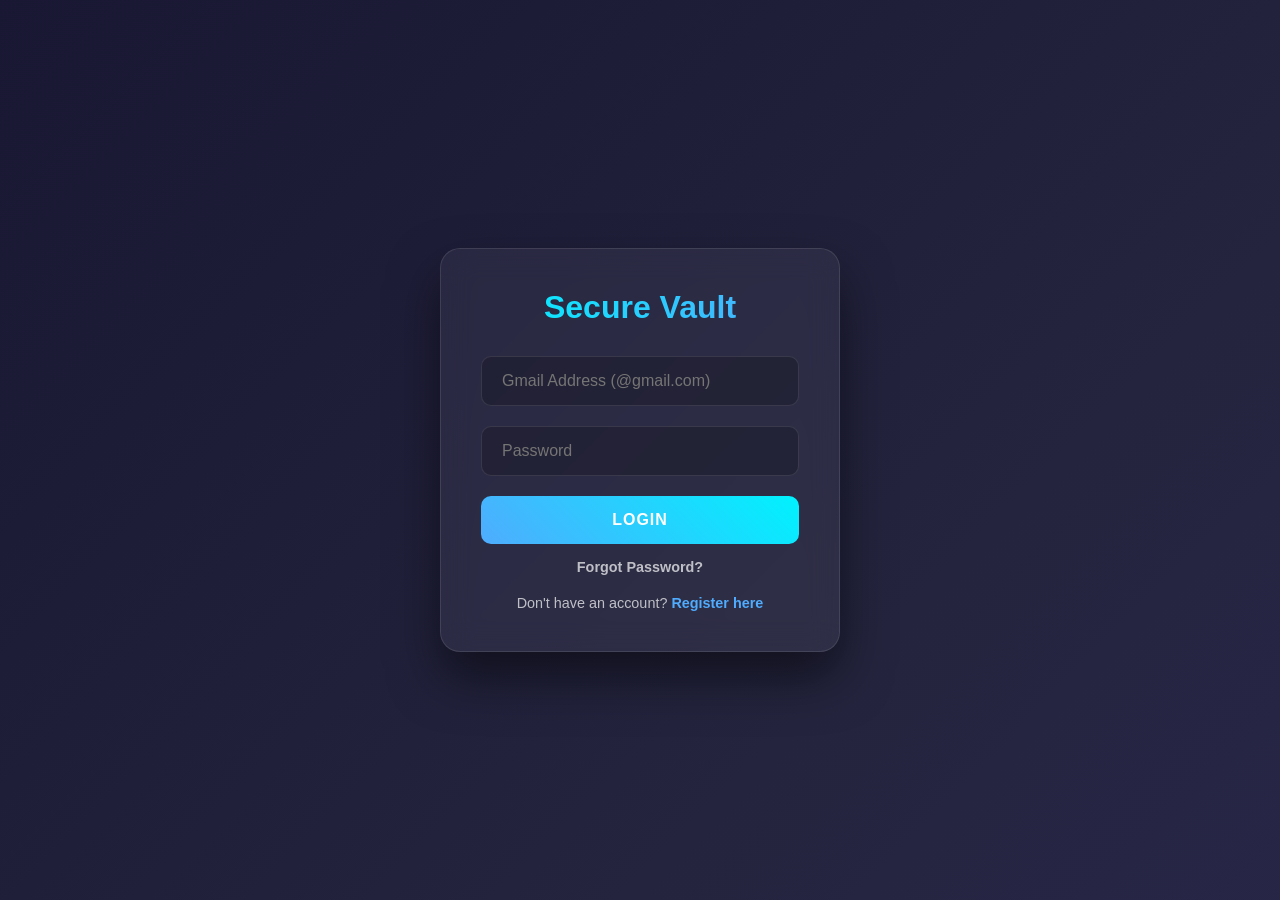
<file: index.html>
<!DOCTYPE html>
<html lang="en">
<head>
    <meta charset="UTF-8">
    <meta name="viewport" content="width=device-width, initial-scale=1.0">
    <title>Secure Vault</title>
    <script>
        // Entry script to redirect users based on auth status
        window.onload = () => {
            const activeUser = localStorage.getItem('activeUser');
            if (activeUser) {
                window.location.href = 'dashboard.html';
            } else {
                window.location.href = 'login.html';
            }
        };
    </script>
</head>
<body style="background: #000; color: #fff; display: flex; justify-content: center; align-items: center; height: 100vh; font-family: sans-serif;">
    <h2>Loading...</h2>
</body>
</html>
</file>
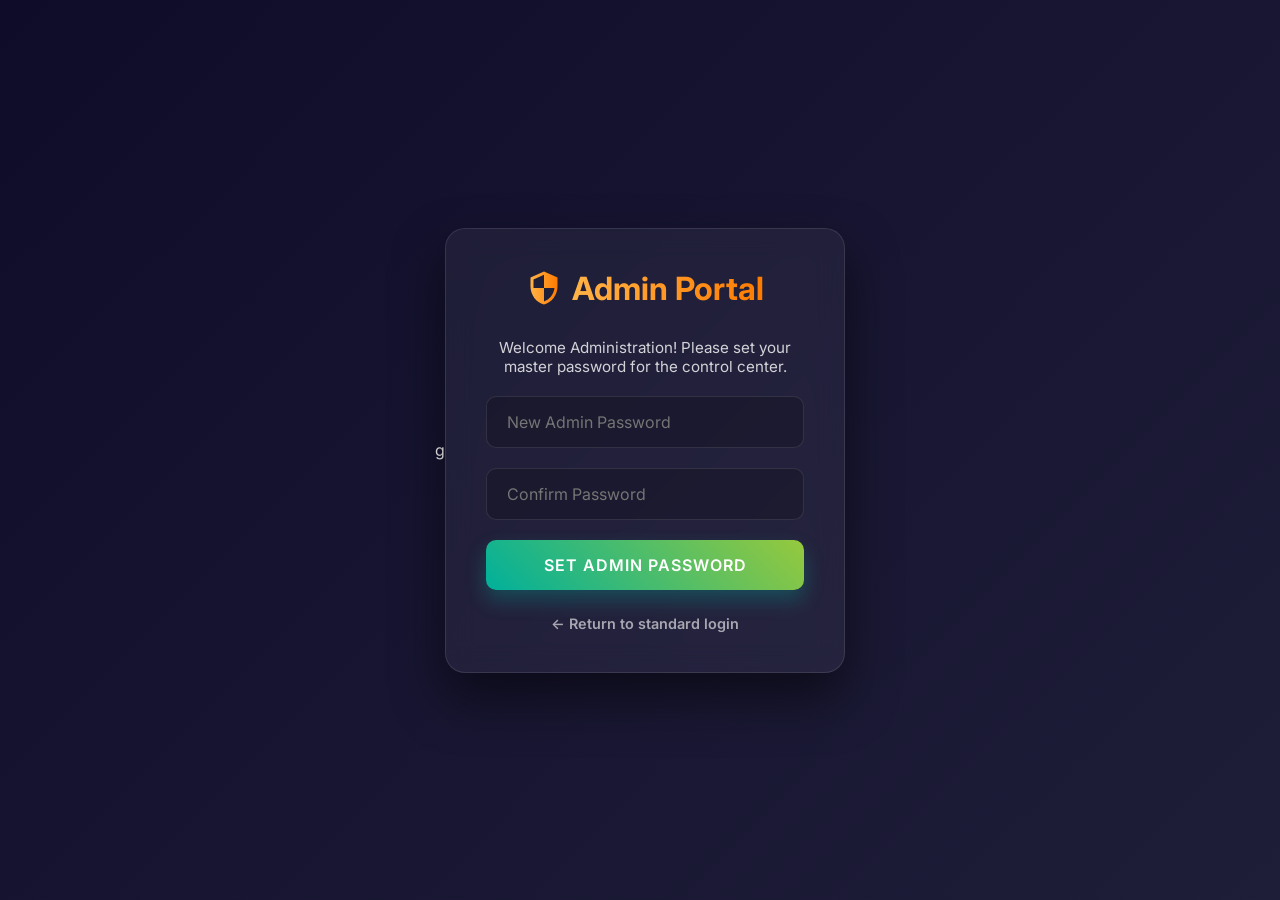
<file: admin-login.html>
g<!DOCTYPE html>
<html lang="en">
<head>
    <meta charset="UTF-8">
    <meta name="viewport" content="width=device-width, initial-scale=1.0">
    <title>Secure Vault - Admin Login</title>
    <link rel="stylesheet" href="css/styles.css">
</head>
<body>
    <div class="glass-panel">
        <div class="nav-brand" style="justify-content: center; margin-bottom: 30px; background: none; -webkit-text-fill-color: initial; -webkit-background-clip: initial; background-clip: initial;">
            <svg viewBox="0 0 24 24" width="36" height="36" fill="url(#adminGrad)">
                <defs>
                    <linearGradient id="adminGrad" x1="0%" y1="0%" x2="100%" y2="0%">
                        <stop offset="0%" stop-color="#ffb347" />
                        <stop offset="100%" stop-color="#ff7b00" />
                    </linearGradient>
                </defs>
                <path d="M12 1L3 5v6c0 5.55 3.84 10.74 9 12 5.16-1.26 9-6.45 9-12V5l-9-4zm0 10.99h7c-.53 4.12-3.28 7.79-7 8.94V12H5V6.3l7-3.11v8.8z"/>
            </svg>
            <span style="font-size: 2rem; background: linear-gradient(to right, #ffb347, #ff7b00); -webkit-background-clip: text; background-clip: text; -webkit-text-fill-color: transparent;">Admin Portal</span>
        </div>
        
        <div id="admin-login-alert" class="alert"></div>
        
        <!-- Login Form (Visible if password exists) -->
        <form id="admin-login-form" style="display: none;">
            <div class="input-group">
                <input type="password" id="admin-password" placeholder="Admin Password" required>
            </div>
            <button type="submit" class="btn" style="background: linear-gradient(45deg, #ffb347, #ff7b00); box-shadow: 0 10px 20px rgba(255, 123, 0, 0.3);">Access Control Center</button>
        </form>

        <!-- Setup Form (Visible on First Run) -->
        <form id="admin-setup-form" style="display: none;">
            <p style="text-align: center; margin-bottom: 20px; font-size: 0.95rem; color: rgba(255,255,255,0.8);">
                Welcome Administration! Please set your master password for the control center.
            </p>
            <div class="input-group">
                <input type="password" id="new-admin-password" placeholder="New Admin Password" required>
            </div>
            <div class="input-group">
                <input type="password" id="confirm-admin-password" placeholder="Confirm Password" required>
            </div>
            <button type="submit" class="btn" style="background: linear-gradient(45deg, #00b09b, #96c93d); box-shadow: 0 10px 20px rgba(0, 176, 155, 0.3);">Set Admin Password</button>
        </form>
        
        <div class="link-text" style="margin-top: 25px;">
            <a href="login.html" style="color: rgba(255,255,255,0.6);">← Return to standard login</a>
        </div>
    </div>

    <script>
        const loginForm = document.getElementById('admin-login-form');
        const setupForm = document.getElementById('admin-setup-form');
        const alertEl = document.getElementById('admin-login-alert');
        
        // Check state on load
        if (localStorage.getItem('adminSysPassword')) {
            loginForm.style.display = 'block';
        } else {
            setupForm.style.display = 'block';
        }

        // Login Handler
        loginForm.addEventListener('submit', (e) => {
            e.preventDefault();
            const pass = document.getElementById('admin-password').value;
            const storedPass = localStorage.getItem('adminSysPassword');

            if (pass === storedPass) {
                localStorage.setItem('isAdmin', 'true');
                window.location.href = 'admin.html';
            } else {
                alertEl.textContent = 'Invalid Admin credentials';
                alertEl.className = 'alert error';
                alertEl.style.display = 'block';
                setTimeout(() => { alertEl.style.display = 'none'; }, 3000);
            }
        });

        // Setup Handler
        setupForm.addEventListener('submit', (e) => {
            e.preventDefault();
            const pass1 = document.getElementById('new-admin-password').value;
            const pass2 = document.getElementById('confirm-admin-password').value;

            if (pass1 !== pass2) {
                alertEl.textContent = 'Passwords do not match';
                alertEl.className = 'alert error';
                alertEl.style.display = 'block';
                setTimeout(() => { alertEl.style.display = 'none'; }, 3000);
                return;
            }

            if (pass1.length < 5) {
                alertEl.textContent = 'Password must be at least 5 characters';
                alertEl.className = 'alert error';
                alertEl.style.display = 'block';
                setTimeout(() => { alertEl.style.display = 'none'; }, 3000);
                return;
            }

            // Save and grant access
            localStorage.setItem('adminSysPassword', pass1);
            localStorage.setItem('isAdmin', 'true');
            
            alertEl.textContent = 'Admin Password Set! Redirecting...';
            alertEl.className = 'alert success';
            alertEl.style.display = 'block';
            
            setTimeout(() => {
                window.location.href = 'admin.html';
            }, 1000);
        });
    </script>
</body>
</html>
</file>
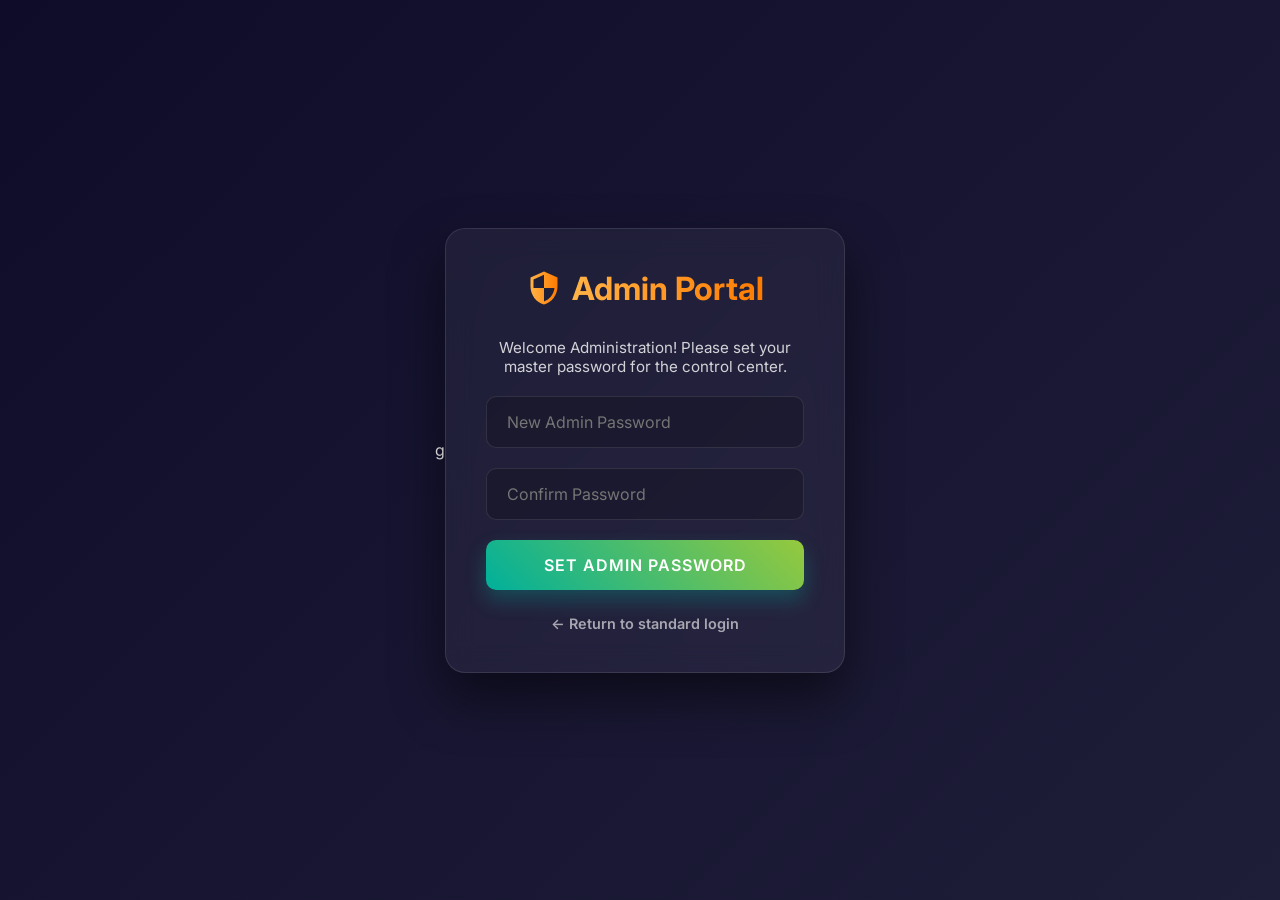
<file: admin.html>
<!DOCTYPE html>
<html lang="en">
<head>
    <meta charset="UTF-8">
    <meta name="viewport" content="width=device-width, initial-scale=1.0">
    <title>Secure Vault - Admin Panel</title>
    <link rel="stylesheet" href="css/styles.css">
    <script src="js/db.js"></script>
    <script src="js/admin.js" defer></script>
    <style>
        .admin-stats {
            display: flex;
            gap: 20px;
            margin-bottom: 30px;
        }
        .stat-card {
            background: rgba(255,255,255,0.05);
            border: 1px solid rgba(0, 242, 254, 0.3);
            border-radius: 12px;
            padding: 20px;
            flex: 1;
            text-align: center;
        }
        .stat-value {
            font-size: 2.5rem;
            font-weight: 700;
            color: #4facfe;
            margin-bottom: 5px;
        }
        .stat-label {
            font-size: 0.9rem;
            color: rgba(255,255,255,0.7);
            text-transform: uppercase;
            letter-spacing: 1px;
        }
        
        .users-table {
            width: 100%;
            border-collapse: collapse;
            background: rgba(0,0,0,0.2);
            border-radius: 10px;
            overflow: hidden;
        }
        .users-table th, .users-table td {
            padding: 15px;
            text-align: left;
            border-bottom: 1px solid rgba(255,255,255,0.1);
        }
        .users-table th {
            font-weight: 600;
            color: #00f2fe;
            background: rgba(255,255,255,0.05);
        }
        .users-table tr:hover {
            background: rgba(255,255,255,0.03);
        }
        .users-table td {
            color: rgba(255,255,255,0.9);
        }
    </style>
</head>
<body class="app-mode">
    <div class="app-container">
        <!-- Navigation -->
        <nav class="navbar">
            <div class="nav-brand" style="background: none; -webkit-text-fill-color: initial; -webkit-background-clip: initial; background-clip: initial;">
                <svg viewBox="0 0 24 24" width="28" height="28" fill="url(#adminGrad)">
                    <defs>
                        <linearGradient id="adminGrad" x1="0%" y1="0%" x2="100%" y2="0%">
                            <stop offset="0%" stop-color="#ffb347" />
                            <stop offset="100%" stop-color="#ff7b00" />
                        </linearGradient>
                    </defs>
                    <path d="M12 1L3 5v6c0 5.55 3.84 10.74 9 12 5.16-1.26 9-6.45 9-12V5l-9-4zm0 10.99h7c-.53 4.12-3.28 7.79-7 8.94V12H5V6.3l7-3.11v8.8z"/>
                </svg>
                <span style="background: linear-gradient(to right, #ffb347, #ff7b00); -webkit-background-clip: text; background-clip: text; -webkit-text-fill-color: transparent;">SecureVault Admin</span>
            </div>
            <div class="nav-links">
                <a href="dashboard.html" class="btn-small btn-alt" style="text-decoration: none;">Dashboard</a>
                <button class="btn-small btn-danger" onclick="logoutUser()">Logout</button>
            </div>
        </nav>

        <!-- Main Content -->
        <main class="main-content">
             <div class="header-action">
                 <h2>System Overview</h2>
             </div>

             <!-- Stats -->
             <div class="admin-stats">
                 <div class="stat-card">
                     <div class="stat-value" id="total-users">0</div>
                     <div class="stat-label">Total Users</div>
                 </div>
                 <div class="stat-card">
                     <div class="stat-value" id="total-vaults">0</div>
                     <div class="stat-label">Configured Vaults</div>
                 </div>
             </div>

             <div class="header-action" style="margin-top: 40px;">
                 <h2>Registered Users</h2>
             </div>
             
             <!-- Users Table -->
             <div style="overflow-x: auto;">
                 <table class="users-table">
                     <thead>
                         <tr>
                             <th>Username</th>
                             <th>Vault Status</th>
                             <th>Actions</th>
                         </tr>
                     </thead>
                     <tbody id="users-tbody">
                         <!-- Users injected here -->
                         <tr>
                             <td colspan="3" style="text-align:center; color:rgba(255,255,255,0.5);">Loading users...</td>
                         </tr>
                     </tbody>
                 </table>
             </div>
        </main>
    </div>

    <script>
        function logoutUser() {
            localStorage.removeItem('isAdmin');
            window.location.href = 'admin-login.html';
        }
    </script>
</body>
</html>
</file>
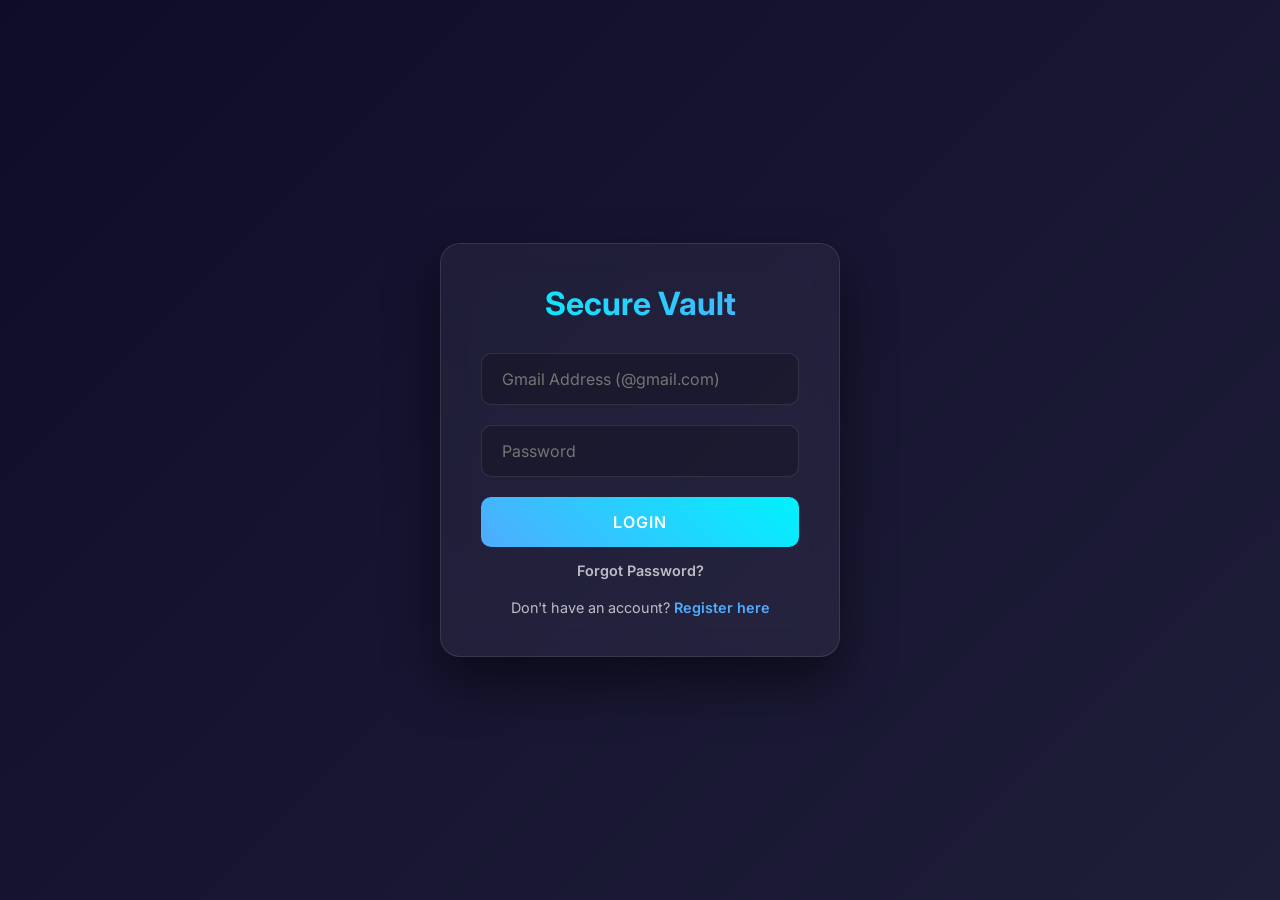
<file: dashboard.html>
<!DOCTYPE html>
<html lang="en">
<head>
    <meta charset="UTF-8">
    <meta name="viewport" content="width=device-width, initial-scale=1.0">
    <title>Secure Vault - Dashboard</title>
    <link rel="stylesheet" href="css/styles.css">
    <script src="js/db.js"></script>
    <script src="js/dashboard.js" defer></script>
</head>
<body class="app-mode">
    <div class="app-container">
        <!-- Navigation -->
        <nav class="navbar">
            <div class="nav-brand">
                <svg viewBox="0 0 24 24" width="28" height="28" fill="currentColor">
                    <path d="M19 3H5c-1.11 0-2 .9-2 2v14c0 1.1.89 2 2 2h14c1.1 0 2-.9 2-2V5c0-1.1-.9-2-2-2zm0 16H5V5h14v14zm-8-2h2v-4h4v-2h-4V7h-2v4H7v2h4z"/>
                </svg>
                SecureVault
            </div>
            <div class="nav-links">
                <span class="user-badge">Welcome, <span id="username-display">User</span></span>
                <button id="btn-vault" class="btn-small btn-vault">
                    <svg viewBox="0 0 24 24" width="16" height="16" fill="currentColor">
                        <path d="M18 8h-1V6c0-2.76-2.24-5-5-5S7 3.24 7 6v2H6c-1.1 0-2 .9-2 2v10c0 1.1.9 2 2 2h12c1.1 0 2-.9 2-2V10c0-1.1-.9-2-2-2zm-6 9c-1.1 0-2-.9-2-2s.9-2 2-2 2 .9 2 2-.9 2-2 2zM9 8V6c0-1.66 1.34-3 3-3s3 1.34 3 3v2H9z"/>
                    </svg>
                    Secret Vault
                </button>
                <button class="btn-small btn-danger" onclick="logoutUser()">Logout</button>
            </div>
        </nav>

        <!-- Main Content -->
        <main class="main-content">
             <div class="header-action">
                 <h2>Public Files</h2>
                 <div style="display: flex; gap: 10px;">
                     <button class="btn-small btn-alt" onclick="openFolderModal()">
                        <svg viewBox="0 0 24 24" width="16" height="16" fill="currentColor" style="vertical-align: middle; margin-right: 5px;">
                            <path d="M20 6h-8l-2-2H4c-1.1 0-1.99.9-1.99 2L2 18c0 1.1.9 2 2 2h16c1.1 0 2-.9 2-2V8c0-1.1-.9-2-2-2zm-1 8h-3v3h-2v-3h-3v-2h3V9h2v3h3v2z"/>
                        </svg>
                        New Folder
                     </button>
                     <button class="btn-small" onclick="openUploadModal()">
                        <svg viewBox="0 0 24 24" width="16" height="16" fill="currentColor" style="vertical-align: middle; margin-right: 5px;">
                            <path d="M9 16h6v-6h4l-7-7-7 7h4v6zm-4 2h14v2H5v-2z"/>
                        </svg>
                        Upload
                     </button>
                 </div>
             </div>

             <div class="tabs-container" id="media-tabs">
                 <button class="tab-btn active" data-filter="all">All Files</button>
                 <button class="tab-btn" data-filter="image">Images</button>
                 <button class="tab-btn" data-filter="video">Videos</button>
                 <button class="tab-btn" data-filter="application/pdf">Documents</button>
             </div>

             <div class="folder-nav" id="folder-nav">
                 <!-- Breadcrumbs injected here -->
             </div>

             <div id="file-grid" class="file-grid">
                 <!-- Files injected here via JS -->
                 <div class="empty-state">Loading files...</div>
             </div>
        </main>
    </div>

    <!-- Folder Modal -->
    <div class="modal-overlay" id="folder-modal">
        <div class="modal">
            <h3 class="modal-title">Create New Folder</h3>
            <div class="input-group">
                <input type="text" id="folder-name" placeholder="Folder Name">
            </div>
            
            <div class="modal-actions">
                <button class="btn-small" style="flex:1" id="confirm-folder">Create</button>
                <button class="btn-small btn-danger" style="flex:1" id="cancel-folder" onclick="document.getElementById('folder-modal').classList.remove('active')">Cancel</button>
            </div>
        </div>
    </div>

    <!-- Upload Modal -->
    <div class="modal-overlay" id="upload-modal">
        <div class="modal">
            <h3 class="modal-title">Upload Public File</h3>
            <div class="input-group">
                <select id="upload-folder-select">
                    <option value="">Root Directory</option>
                    <!-- Folders injected here -->
                </select>
            </div>
            <input type="file" id="file-input" style="display:none;" accept="image/*,video/*,application/pdf">
            <button class="btn btn-alt" onclick="document.getElementById('file-input').click()">Select File</button>
            <div id="selected-file-name" style="margin-top: 15px; font-size: 0.85rem; color: #ccc;"></div>
            
            <div class="modal-actions">
                <button class="btn-small" style="flex:1" id="confirm-upload">Upload</button>
                <button class="btn-small btn-danger" style="flex:1" id="cancel-upload" onclick="document.getElementById('upload-modal').classList.remove('active')">Cancel</button>
            </div>
        </div>
    </div>

    <!-- Vault Auth Modal -->
    <div class="modal-overlay" id="vault-modal">
        <div class="modal">
            <h3 class="modal-title vault-title">Vault Authentication</h3>
            <p style="font-size:0.85rem; color:#ccc; margin-bottom:15px;" id="vault-modal-msg">Enter your Vault PIN</p>
            <div class="input-group">
                <input type="password" id="vault-pin" placeholder="Enter PIN">
            </div>
            
            <div class="modal-actions">
                <button class="btn-small btn-vault" style="flex:1" id="confirm-vault">Enter Vault</button>
                <button class="btn-small btn-alt" style="flex:1" id="cancel-vault">Cancel</button>
            </div>
        </div>
    </div>

    <!-- File Viewer -->
    <div class="viewer-overlay" id="file-viewer">
        <button class="viewer-close" onclick="closeViewer()">×</button>
        <div id="viewer-container" class="viewer-content"></div>
    </div>

</body>
</html>
</file>
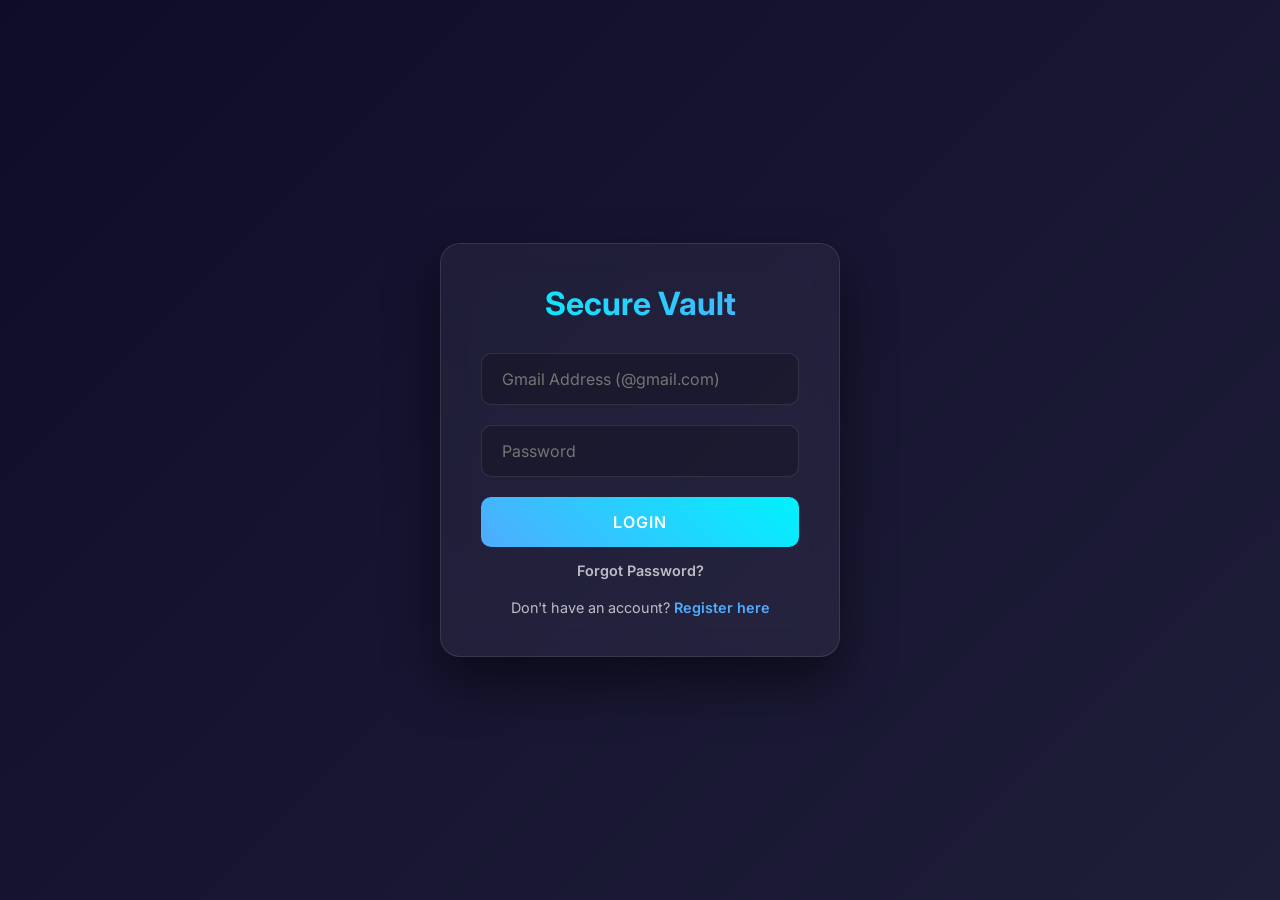
<file: login.html>
<!DOCTYPE html>
<html lang="en">
<head>
    <meta charset="UTF-8">
    <meta name="viewport" content="width=device-width, initial-scale=1.0">
    <title>Secure Vault - Login</title>
    <link rel="stylesheet" href="css/styles.css">
    <script src="js/db.js"></script>
    <script src="js/auth.js" defer></script>
</head>
    <div class="glass-panel" id="main-panel">
        <h1 class="title">Secure Vault</h1>
        
        <!-- Login Form -->
        <div id="login-section">
            <div id="login-alert" class="alert"></div>
            <form id="login-form">
                <div class="input-group">
                    <input type="text" id="username" placeholder="Gmail Address (@gmail.com)" required autocomplete="off">
                </div>
                <div class="input-group">
                    <input type="password" id="password" placeholder="Password" required>
                </div>
                <button type="submit" class="btn">Login</button>
            </form>
            <div class="link-text" style="margin-top: 15px;">
                <a href="#" id="show-reset-btn" style="color: rgba(255,255,255,0.7); font-size: 0.9rem;">Forgot Password?</a>
            </div>
            <div class="link-text">
                Don't have an account? <a href="register.html">Register here</a>
            </div>
        </div>

        <!-- Reset Password Form -->
        <div id="reset-section" style="display: none;">
            <p style="color: white; margin-bottom: 15px; font-size: 0.9rem;">Reset your password using your security answer.</p>
            <div id="reset-alert" class="alert"></div>
            <form id="reset-form">
                <div class="input-group">
                    <input type="email" id="reset-username" placeholder="Gmail Address (@gmail.com)" required autocomplete="off">
                </div>
                <div class="input-group" style="text-align: left; margin-bottom: 20px;">
                    <label style="color: rgba(255,255,255,0.7); font-size: 0.85rem; display: block; margin-bottom: 5px;">Security Question: What was the name of your first pet?</label>
                    <input type="text" id="reset-security" placeholder="Security Answer" required autocomplete="off">
                </div>
                <div class="input-group">
                    <input type="password" id="reset-password-new" placeholder="New Password" required>
                </div>
                <button type="submit" class="btn" style="background: linear-gradient(45deg, #00b09b, #96c93d);">Reset Password</button>
            </form>
            <div class="link-text" style="margin-top: 15px;">
                <a href="#" id="cancel-reset-btn">Cancel</a>
            </div>
        </div>
        
    </div>
</body>
</html>
</file>
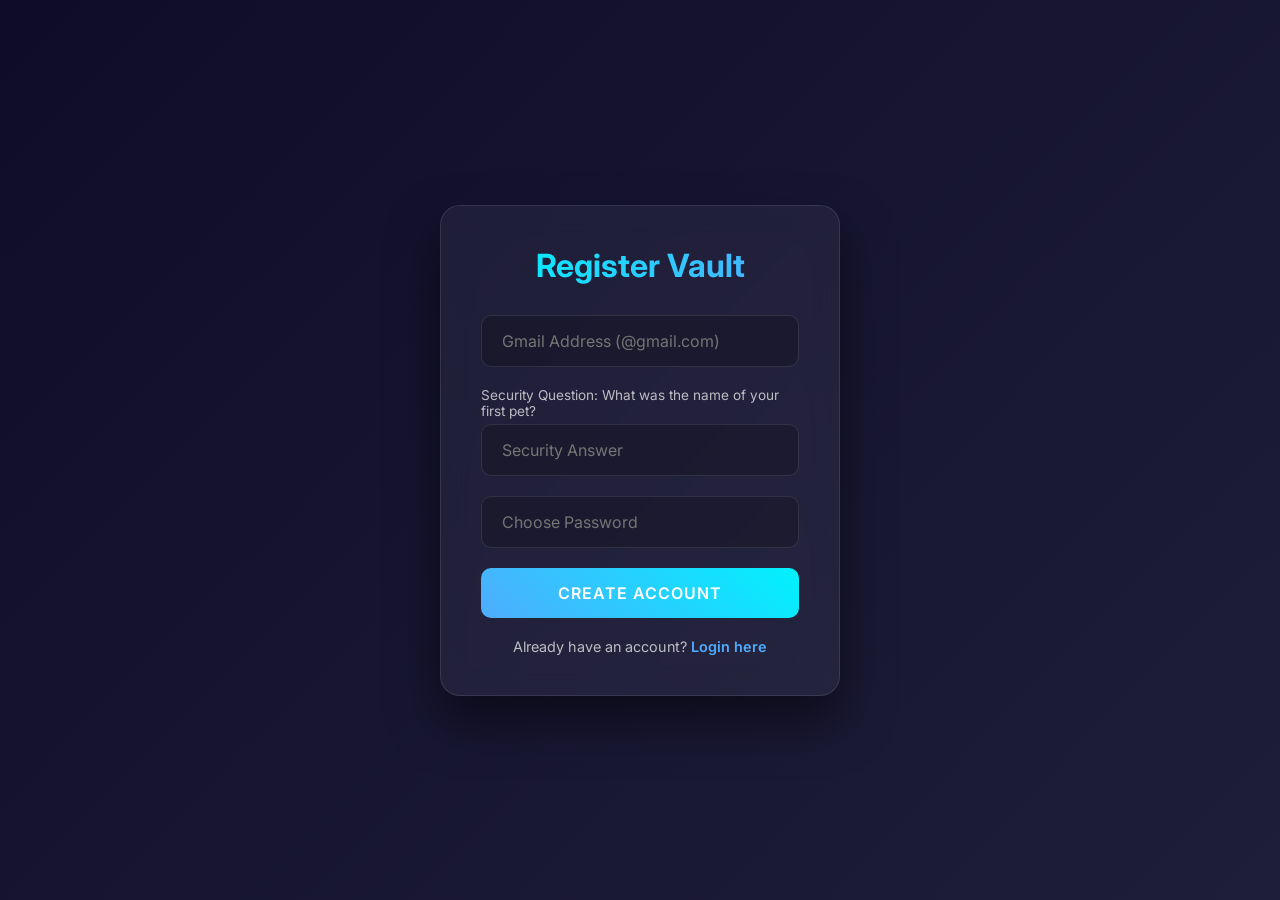
<file: register.html>
<!DOCTYPE html>
<html lang="en">
<head>
    <meta charset="UTF-8">
    <meta name="viewport" content="width=device-width, initial-scale=1.0">
    <title>Secure Vault - Register</title>
    <link rel="stylesheet" href="css/styles.css">
    <script src="js/db.js"></script>
    <script src="js/auth.js" defer></script>
</head>
<body>
    <div class="glass-panel">
        <h1 class="title">Register Vault</h1>
        <div id="register-alert" class="alert"></div>
        <form id="register-form">
            <div class="input-group">
                <input type="email" id="reg-username" placeholder="Gmail Address (@gmail.com)" required autocomplete="off" pattern=".+@gmail\.com$">
            </div>
            <div class="input-group" style="text-align: left; margin-bottom: 20px;">
                <label style="color: rgba(255,255,255,0.7); font-size: 0.85rem; display: block; margin-bottom: 5px;">Security Question: What was the name of your first pet?</label>
                <input type="text" id="reg-security" placeholder="Security Answer" required autocomplete="off">
            </div>
            <div class="input-group">
                <input type="password" id="reg-password" placeholder="Choose Password" required>
            </div>
            <button type="submit" class="btn">Create Account</button>
        </form>
        <div class="link-text">
            Already have an account? <a href="login.html">Login here</a>
        </div>
    </div>
</body>
</html>
</file>
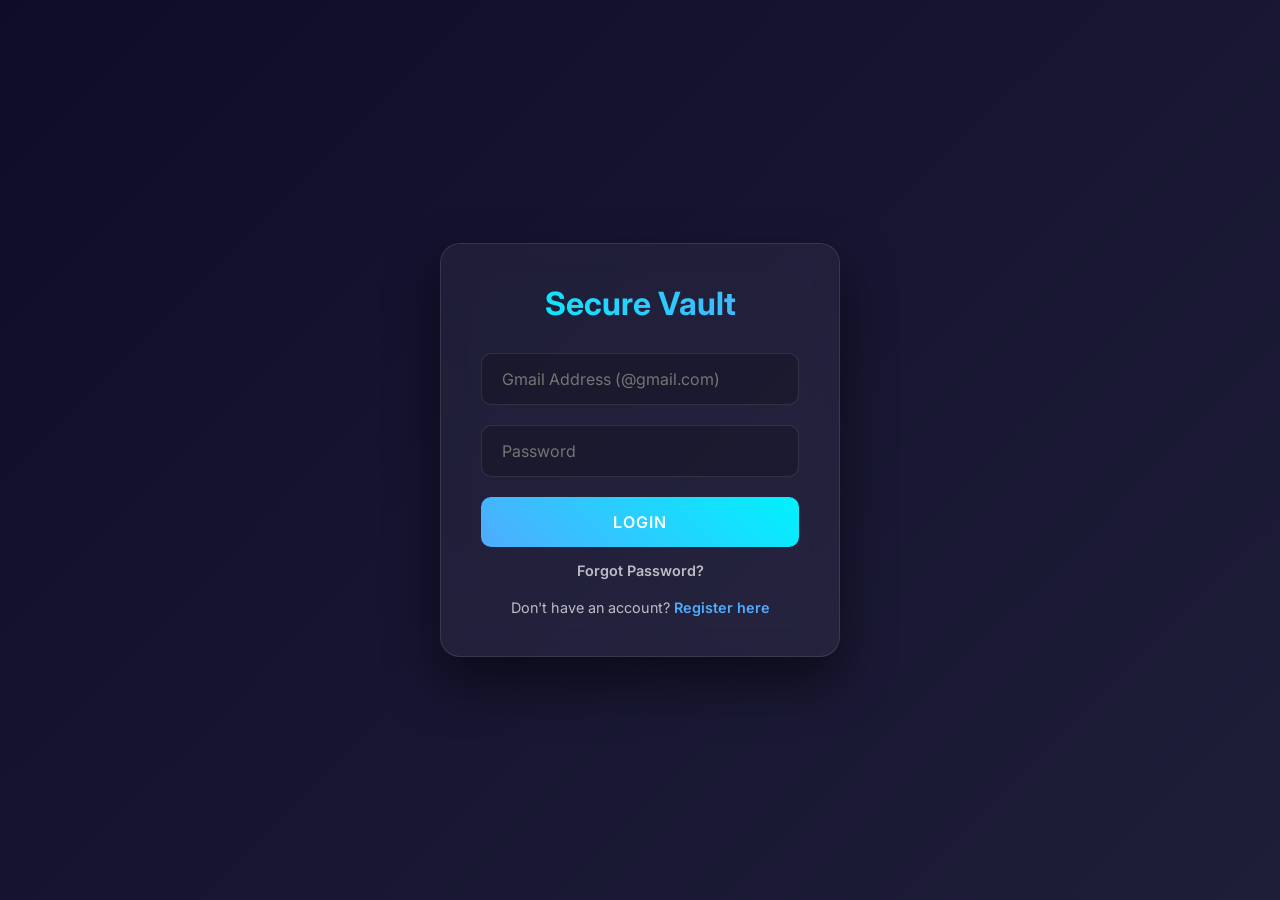
<file: vault.html>
<!DOCTYPE html>
<html lang="en">

<head>
    <meta charset="UTF-8">
    <meta name="viewport" content="width=device-width, initial-scale=1.0">
    <title>Secure Vault - Secret Area</title>
    <link rel="stylesheet" href="css/styles.css">
    <script src="js/db.js"></script>
    <script src="js/vault.js" defer></script>
    <style>
        /* Override specifically for the Vault */
        body {
            background: linear-gradient(-45deg, #1f010f, #2d0a28, #18051f, #1f010f);
            background-size: 400% 400%;
        }

        .navbar {
            border-bottom: 1px solid rgba(245, 87, 108, 0.3);
        }

        .vault-title-text {
            background: linear-gradient(to right, #f093fb, #f5576c);
            -webkit-background-clip: text;
            background-clip: text;
            -webkit-text-fill-color: transparent;
        }
    </style>
</head>

<body class="app-mode">
    <div class="app-container">
        <!-- Navigation -->
        <nav class="navbar">
            <div class="nav-brand vault-title-text">
                <svg viewBox="0 0 24 24" width="28" height="28" fill="currentColor">
                    <path
                        d="M18 8h-1V6c0-2.76-2.24-5-5-5S7 3.24 7 6v2H6c-1.1 0-2 .9-2 2v10c0 1.1.9 2 2 2h12c1.1 0 2-.9 2-2V10c0-1.1-.9-2-2-2zm-6 9c-1.1 0-2-.9-2-2s.9-2 2-2 2 .9 2 2-.9 2-2 2zM9 8V6c0-1.66 1.34-3 3-3s3 1.34 3 3v2H9z" />
                </svg>
                Secret Vault
            </div>
            <div class="nav-links">
                <button class="btn-small btn-alt" onclick="lockVault()">
                    <svg viewBox="0 0 24 24" width="16" height="16" fill="currentColor" style="vertical-align: middle;">
                        <path
                            d="M18 8h-1V6c0-2.76-2.24-5-5-5S7 3.24 7 6v2H6c-1.1 0-2 .9-2 2v10c0 1.1.9 2 2 2h12c1.1 0 2-.9 2-2V10c0-1.1-.9-2-2-2zm-6 9c-1.1 0-2-.9-2-2s.9-2 2-2 2 .9 2 2-.9 2-2 2zM9 8V6c0-1.66 1.34-3 3-3s3 1.34 3 3v2H9z" />
                    </svg>
                    Lock & Leave
                </button>
                <button class="btn-small btn-danger" onclick="logoutUser()">Logout</button>
            </div>
        </nav>

        <!-- Main Content -->
        <main class="main-content">
            <div class="header-action">
                <h2 class="vault-title-text" style="font-weight: 700;">Hidden Files</h2>
                <div style="display: flex; gap: 10px;">
                    <button class="btn-small btn-alt" onclick="openFolderModal()">
                        <svg viewBox="0 0 24 24" width="16" height="16" fill="currentColor"
                            style="vertical-align: middle; margin-right: 5px;">
                            <path
                                d="M20 6h-8l-2-2H4c-1.1 0-1.99.9-1.99 2L2 18c0 1.1.9 2 2 2h16c1.1 0 2-.9 2-2V8c0-1.1-.9-2-2-2zm-1 8h-3v3h-2v-3h-3v-2h3V9h2v3h3v2z" />
                        </svg>
                        New Folder
                    </button>
                    <button class="btn-small btn-vault" onclick="openUploadModal()">
                        <svg viewBox="0 0 24 24" width="16" height="16" fill="currentColor"
                            style="vertical-align: middle; margin-right: 5px;">
                            <path d="M9 16h6v-6h4l-7-7-7 7h4v6zm-4 2h14v2H5v-2z" />
                        </svg>
                        Hide File Here
                    </button>
                </div>
            </div>

            <div class="tabs-container" id="media-tabs">
                <button class="tab-btn vault-tab active" data-filter="all">All Hidden</button>
                <button class="tab-btn vault-tab" data-filter="image">Images</button>
                <button class="tab-btn vault-tab" data-filter="video">Videos</button>
                <button class="tab-btn vault-tab" data-filter="application/pdf">Documents</button>
            </div>

            <div class="folder-nav" id="folder-nav">
                <!-- Breadcrumbs injected here -->
            </div>

            <div id="file-grid" class="file-grid">
                <!-- Files injected here via JS -->
                <div class="empty-state">Loading hidden files...</div>
            </div>
        </main>
    </div>

    <!-- Folder Modal -->
    <div class="modal-overlay" id="folder-modal">
        <div class="modal">
            <h3 class="modal-title vault-title">Create Hidden Folder</h3>
            <div class="input-group">
                <input type="text" id="folder-name" placeholder="Folder Name">
            </div>
            
            <div class="modal-actions">
                <button class="btn-small btn-vault" style="flex:1" id="confirm-folder">Create</button>
                <button class="btn-small btn-danger" style="flex:1" id="cancel-folder" onclick="document.getElementById('folder-modal').classList.remove('active')">Cancel</button>
            </div>
        </div>
    </div>

    <!-- Upload Modal -->
    <div class="modal-overlay" id="upload-modal">
        <div class="modal">
            <h3 class="modal-title vault-title">Hide File</h3>
            <p style="font-size:0.85rem; color:#ccc; margin-bottom:15px;">Files uploaded here will not appear on the
                main dashboard.</p>
            <div class="input-group">
                <select id="upload-folder-select">
                    <option value="">Root Vault Directory</option>
                    <!-- Folders injected here -->
                </select>
            </div>
            <input type="file" id="file-input" style="display:none;" accept="image/*,video/*,application/pdf">
            <button class="btn btn-alt" onclick="document.getElementById('file-input').click()">Select File to
                Hide</button>
            <div id="selected-file-name" style="margin-top: 15px; font-size: 0.85rem; color: #ccc;"></div>

            <div class="modal-actions">
                <button class="btn-small btn-vault" style="flex:1" id="confirm-upload">Hide File</button>
                <button class="btn-small btn-danger" style="flex:1" id="cancel-upload" onclick="document.getElementById('upload-modal').classList.remove('active')">Cancel</button>
            </div>
        </div>
    </div>

    <!-- File Viewer -->
    <div class="viewer-overlay" id="file-viewer">
        <button class="viewer-close" onclick="closeViewer()">×</button>
        <div id="viewer-container" class="viewer-content"></div>
    </div>

</body>

</html>
</file>
<file: css/styles.css>
@import url('https://fonts.googleapis.com/css2?family=Inter:wght@400;600;700&display=swap');

* {
    margin: 0;
    padding: 0;
    box-sizing: border-box;
    font-family: 'Inter', sans-serif;
}

body {
    min-height: 100vh;
    background: linear-gradient(-45deg, #0f0c29, #302b63, #24243e, #0f0c29);
    background-size: 400% 400%;
    animation: gradientBG 15s ease infinite;
    color: #fff;
    display: flex;
    justify-content: center;
    align-items: center;
}

body.app-mode {
    display: block;
}

@keyframes gradientBG {
    0% { background-position: 0% 50%; }
    50% { background-position: 100% 50%; }
    100% { background-position: 0% 50%; }
}

/* Glassmorphism Panels */
.glass-panel {
    background: rgba(255, 255, 255, 0.05);
    backdrop-filter: blur(15px);
    -webkit-backdrop-filter: blur(15px);
    border: 1px solid rgba(255, 255, 255, 0.1);
    border-radius: 20px;
    padding: 40px;
    box-shadow: 0 25px 50px rgba(0, 0, 0, 0.5);
    width: 100%;
    max-width: 400px;
}

.title {
    font-size: 2rem;
    font-weight: 700;
    text-align: center;
    margin-bottom: 30px;
    background: linear-gradient(to right, #00f2fe, #4facfe);
    -webkit-background-clip: text;
    -webkit-text-fill-color: transparent;
}

.vault-title {
    background: linear-gradient(to right, #f093fb, #f5576c);
    -webkit-background-clip: text;
    -webkit-text-fill-color: transparent;
}

.input-group {
    margin-bottom: 20px;
    position: relative;
}

.input-group input {
    width: 100%;
    padding: 15px 20px;
    background: rgba(0,0,0,0.2);
    border: 1px solid rgba(255,255,255,0.1);
    border-radius: 10px;
    color: #fff;
    font-size: 1rem;
    outline: none;
    transition: all 0.3s ease;
}

.input-group input:focus {
    border-color: #4facfe;
    box-shadow: 0 0 10px rgba(79, 172, 254, 0.3);
}

.input-group select {
    width: 100%;
    padding: 15px 20px;
    background: rgba(0,0,0,0.5);
    border: 1px solid rgba(255,255,255,0.1);
    border-radius: 10px;
    color: #fff;
    font-size: 1rem;
    outline: none;
    appearance: none;
}
.input-group select option {
    background: #1e1e2d;
    color: #fff;
}

.btn {
    width: 100%;
    padding: 15px;
    border: none;
    border-radius: 10px;
    background: linear-gradient(45deg, #4facfe, #00f2fe);
    color: #fff;
    font-size: 1rem;
    font-weight: 600;
    cursor: pointer;
    transition: all 0.3s ease;
    text-transform: uppercase;
    letter-spacing: 1px;
}
.btn:hover {
    transform: translateY(-2px);
    box-shadow: 0 10px 20px rgba(0, 242, 254, 0.3);
}

.btn-alt {
    background: rgba(255,255,255,0.1);
    border: 1px solid rgba(255,255,255,0.2);
}
.btn-alt:hover {
    background: rgba(255,255,255,0.2);
    box-shadow: none;
}

.link-text {
    text-align: center;
    margin-top: 20px;
    font-size: 0.9rem;
    color: rgba(255,255,255,0.7);
}

.link-text a {
    color: #4facfe;
    text-decoration: none;
    font-weight: 600;
}

.link-text a:hover {
    text-decoration: underline;
}

/* Dashboard / App Layout */
.app-container {
    width: 100%;
    min-height: 100vh;
    display: flex;
    flex-direction: column;
    justify-content: flex-start;
    align-items: stretch;
}

.navbar {
    background: rgba(0,0,0,0.3);
    backdrop-filter: blur(10px);
    padding: 15px 30px;
    display: flex;
    justify-content: space-between;
    align-items: center;
    border-bottom: 1px solid rgba(255,255,255,0.1);
}

.nav-brand {
    font-size: 1.5rem;
    font-weight: 700;
    background: linear-gradient(to right, #00f2fe, #4facfe);
    -webkit-background-clip: text;
    -webkit-text-fill-color: transparent;
    display: flex;
    align-items: center;
    gap: 10px;
}

.nav-links {
    display: flex;
    gap: 15px;
    align-items: center;
}

.user-badge {
    color: rgba(255,255,255,0.8);
    font-size: 0.9rem;
    margin-right: 15px;
}

.btn-small {
    padding: 8px 15px;
    font-size: 0.85rem;
    background: rgba(255,255,255,0.1);
    color: #fff;
    border: 1px solid rgba(255,255,255,0.2);
    border-radius: 6px;
    cursor: pointer;
    transition: 0.3s;
    font-weight: 600;
}

.btn-small:hover {
    background: rgba(255,255,255,0.2);
}

.btn-danger {
    background: rgba(220, 53, 69, 0.2);
    border-color: rgba(220, 53, 69, 0.5);
    color: #ff6b6b;
}
.btn-danger:hover {
    background: rgba(220, 53, 69, 0.4);
}

.btn-vault {
    background: linear-gradient(45deg, #f093fb, #f5576c);
    border: none;
    display: flex;
    align-items: center;
    gap: 8px;
    color: #fff;
}
.btn-vault:hover {
    box-shadow: 0 0 15px rgba(245, 87, 108, 0.4);
}

.main-content {
    flex: 1;
    padding: 30px;
    max-width: 1200px;
    margin: 0 auto;
    width: 100%;
}

.header-action {
    display: flex;
    justify-content: space-between;
    align-items: center;
    margin-bottom: 20px;
}

.header-action h2 {
    font-weight: 600;
}

/* Tabs */
.tabs-container {
    display: flex;
    gap: 10px;
    margin-bottom: 30px;
    border-bottom: 1px solid rgba(255,255,255,0.1);
    padding-bottom: 10px;
    overflow-x: auto;
}

.tab-btn {
    background: transparent;
    border: none;
    color: rgba(255,255,255,0.6);
    padding: 8px 16px;
    font-size: 0.95rem;
    cursor: pointer;
    border-radius: 20px;
    transition: 0.3s;
    font-weight: 500;
    white-space: nowrap;
}

.tab-btn:hover {
    color: #fff;
    background: rgba(255,255,255,0.05);
}

.tab-btn.active {
    background: rgba(79, 172, 254, 0.2);
    color: #4facfe;
    font-weight: 600;
}

.vault-tab.active {
    background: rgba(245, 87, 108, 0.2);
    color: #f5576c;
}

/* Breadcrumbs / Folder Nav */
.folder-nav {
    display: flex;
    align-items: center;
    gap: 8px;
    margin-bottom: 20px;
    font-size: 0.9rem;
    color: rgba(255,255,255,0.7);
}

.folder-nav span.nav-item {
    cursor: pointer;
    transition: 0.2s;
}
.folder-nav span.nav-item:hover {
    color: #4facfe;
    text-decoration: underline;
}
.folder-nav span.nav-separator {
    color: rgba(255,255,255,0.3);
}

/* File Grid */
.file-grid {
    display: grid;
    grid-template-columns: repeat(auto-fill, minmax(220px, 1fr));
    gap: 20px;
}

.file-card {
    background: rgba(255,255,255,0.03);
    border: 1px solid rgba(255,255,255,0.05);
    border-radius: 12px;
    overflow: hidden;
    transition: 0.3s;
    position: relative;
    cursor: pointer;
}

.file-card:hover {
    transform: translateY(-5px);
    box-shadow: 0 10px 20px rgba(0,0,0,0.3);
    border-color: rgba(255,255,255,0.1);
}

.file-preview {
    width: 100%;
    height: 160px;
    background: rgba(0,0,0,0.5);
    display: flex;
    align-items: center;
    justify-content: center;
    overflow: hidden;
}

.folder-card .file-preview {
    background: rgba(79, 172, 254, 0.1);
}

.file-preview img, .file-preview video {
    width: 100%;
    height: 100%;
    object-fit: contain;
    background: #000;
}

.file-preview svg {
    width: 48px;
    height: 48px;
    fill: rgba(255,255,255,0.3);
}

.folder-card .file-preview svg {
    fill: #4facfe;
    width: 64px;
    height: 64px;
}
.vault-folder-card .file-preview svg {
    fill: #f5576c;
}

.file-info {
    padding: 15px;
    display: flex;
    justify-content: space-between;
    align-items: center;
    position: relative;
}

.file-details {
    overflow: hidden;
}

.file-name {
    font-size: 0.9rem;
    white-space: nowrap;
    overflow: hidden;
    text-overflow: ellipsis;
    margin-bottom: 5px;
    font-weight: 600;
}

.file-meta {
    font-size: 0.75rem;
    color: rgba(255,255,255,0.5);
}

.btn-icon {
    background: transparent;
    border: none;
    color: rgba(255,255,255,0.6);
    cursor: pointer;
    padding: 5px;
    border-radius: 5px;
    transition: 0.3s;
}
.btn-icon:hover {
    background: rgba(255, 255, 255, 0.1);
    color: #fff;
}

/* Action Menu */
.action-menu {
    position: absolute;
    bottom: 45px;
    right: 15px;
    background: #2a2a3c;
    border: 1px solid rgba(255,255,255,0.1);
    border-radius: 8px;
    box-shadow: 0 10px 20px rgba(0,0,0,0.5);
    display: flex;
    flex-direction: column;
    z-index: 10;
    overflow: hidden;
    min-width: 120px;
}

.action-menu.hidden {
    display: none !important;
}

.menu-item {
    padding: 10px 15px;
    background: transparent;
    border: none;
    color: #fff;
    text-align: left;
    cursor: pointer;
    font-size: 0.85rem;
    transition: 0.2s;
    display: flex;
    align-items: center;
    gap: 8px;
}

.menu-item:hover {
    background: rgba(255,255,255,0.1);
}
.menu-item.danger {
    color: #ff6b6b;
}
.menu-item.danger:hover {
    background: rgba(220, 53, 69, 0.2);
}

/* Modals */
.modal-overlay {
    position: fixed;
    top: 0;
    left: 0;
    width: 100%;
    height: 100%;
    background: rgba(0,0,0,0.8);
    backdrop-filter: blur(5px);
    display: flex;
    justify-content: center;
    align-items: center;
    z-index: 1000;
    opacity: 0;
    pointer-events: none;
    transition: 0.4s ease;
}

.modal-overlay.active {
    opacity: 1;
    pointer-events: auto;
}

.modal {
    background: #1e1e2d;
    border: 1px solid rgba(255,255,255,0.1);
    border-radius: 15px;
    padding: 30px;
    width: 100%;
    max-width: 400px;
    transform: translateY(30px) scale(0.95);
    transition: 0.4s cubic-bezier(0.175, 0.885, 0.32, 1.275);
    box-shadow: 0 25px 50px rgba(0,0,0,0.5);
}

.modal-overlay.active .modal {
    transform: translateY(0) scale(1);
}

.modal-title {
    margin-bottom: 20px;
    font-size: 1.3rem;
    font-weight: 600;
}

.modal-actions {
    display: flex;
    gap: 15px;
    margin-top: 25px;
}

/* Error/Success messages */
.alert {
    padding: 12px;
    border-radius: 8px;
    margin-bottom: 20px;
    font-size: 0.9rem;
    display: none;
    text-align: center;
}
.alert.error {
    background: rgba(220, 53, 69, 0.2);
    color: #ff6b6b;
    border: 1px solid rgba(220, 53, 69, 0.3);
    display: block;
}
.alert.success {
    background: rgba(40, 167, 69, 0.2);
    color: #4cd137;
    border: 1px solid rgba(40, 167, 69, 0.3);
    display: block;
}

.hidden {
    display: none !important;
}

.empty-state {
    text-align: center;
    padding: 60px 20px;
    color: rgba(255,255,255,0.4);
}
.empty-state svg {
    fill: currentColor;
    margin-bottom: 15px;
    opacity: 0.5;
}

/* File Viewer full screen */
.viewer-overlay {
    position: fixed;
    top: 0; left: 0; right: 0; bottom: 0;
    background: rgba(0,0,0,0.95);
    z-index: 2000;
    display: flex;
    justify-content: center;
    align-items: center;
    opacity: 0;
    pointer-events: none;
    transition: 0.3s;
}
.viewer-overlay.active {
    opacity: 1;
    pointer-events: auto;
}
.viewer-content {
    max-width: 90%;
    max-height: 90%;
}
.viewer-close {
    position: absolute;
    top: 20px;
    right: 30px;
    color: #fff;
    font-size: 2rem;
    cursor: pointer;
    background: none;
    border: none;
    opacity: 0.7;
}
.viewer-close:hover {
    opacity: 1;
}

/* Mobile Responsiveness */
@media (max-width: 768px) {
    .navbar {
        flex-direction: column;
        gap: 15px;
        padding: 15px;
        text-align: center;
    }
    
    .nav-links {
        width: 100%;
        justify-content: center;
        flex-wrap: wrap;
    }
    
    .header-action {
        flex-direction: column;
        gap: 15px;
        align-items: center;
    }
    
    .header-action div {
        display: flex;
        flex-wrap: wrap;
        justify-content: center;
        gap: 10px;
    }

    .file-grid {
        grid-template-columns: repeat(auto-fill, minmax(140px, 1fr));
        gap: 15px;
    }
    
    .glass-panel {
        margin: 20px;
        padding: 30px 20px;
        width: calc(100% - 40px);
    }
    
    .main-content {
        padding: 15px;
    }
    
    .tabs-container {
        gap: 5px;
        padding-bottom: 15px;
    }
    
    .tab-btn {
        padding: 6px 12px;
        font-size: 0.85rem;
    }
    
    .folder-nav {
        flex-wrap: wrap;
    }
}
</file>
